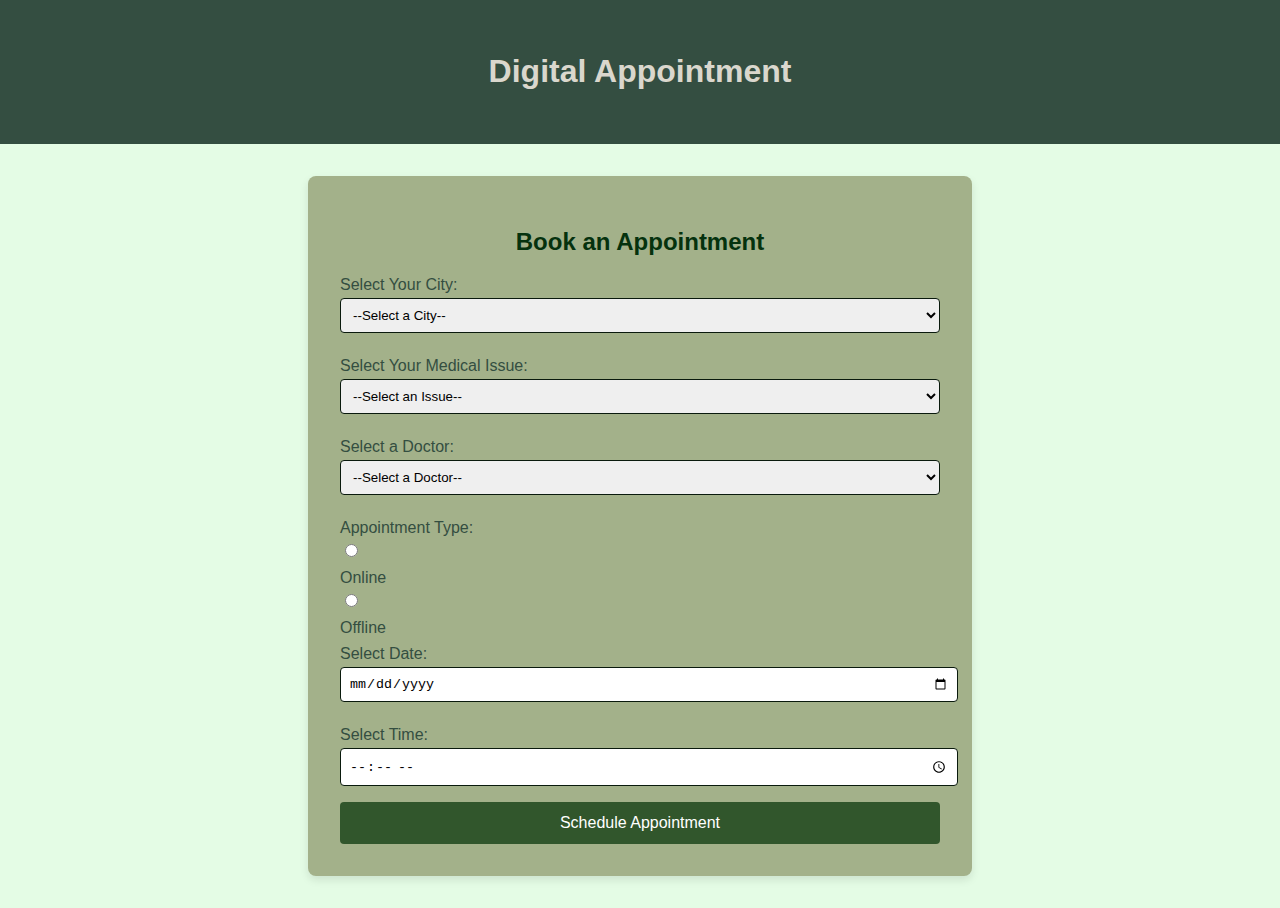
<file: appointment.html>
<!DOCTYPE html>
<html lang="en">
<head>
    <meta charset="UTF-8">
    <meta name="viewport" content="width=device-width, initial-scale=1.0">
    <title>Appointment Form</title>
</head>
<body>
    <!DOCTYPE html>
<html lang="en">
<head>
    <meta charset="UTF-8">
    <meta name="viewport" content="width=device-width, initial-scale=1.0">
    <title>Doctor Appointment Booking - DocLink</title>
    <link rel="stylesheet" href="appoint.css">
</head>
<body>

<!-- Header -->
<header>
    <h1>Digital Appointment
    </h1>
</header>

<!-- Appointment Form Section -->
<section class="appointment-section">
    <h2>Book an Appointment</h2>
    <form id="appointmentForm">
        <!-- Select City -->
        <label for="city">Select Your City:</label>
        <select id="city" required>
            <option value="">--Select a City--</option>
            <option value="delhi">Delhi</option>
            <option value="chennai">Chennai</option>
            <option value="mumbai">Mumbai</option>
            <option value="gujrat">Gujrat</option>
            <option value="New York">New York</option>
            <option value="Los Angeles">Los Angeles</option>
            <option value="Chicago">Chicago</option>
            <option value="Houston">Houston</option>
            <option value="Phoenix">Phoenix</option>
        </select>

        <!-- Select Medical Issue -->
        <label for="issue">Select Your Medical Issue:</label>
        <select id="issue" required>
            <option value="">--Select an Issue--</option>
            <option value="cardiology">Cardiology</option>
            <option value="dermatology">Dermatology</option>
            <option value="orthopedics">Orthopedics</option>
            <option value="pediatrics">Pediatrics</option>
            <option value="neurology">Neurology</option>
            <option value="dentistry">Dentistry</option>
            <option value="ophthalmology">Ophthalmology</option>
            <option value="psychiatry">Psychiatry</option>
        </select>

        <!-- Select Doctor -->
        <label for="doctor">Select a Doctor:</label>
        <select id="doctor" required>
            <option value="">--Select a Doctor--</option>
            <!-- Options populated by JavaScript based on city and issue -->
        </select>

        <!-- Appointment Type -->
        <label for="appointmentType">Appointment Type:</label>
        <div>
            <input type="radio" id="online" name="appointmentType" value="Online" required>
            <label for="online">Online</label>
            <input type="radio" id="offline" name="appointmentType" value="Offline">
            <label for="offline">Offline</label>
        </div>

        <!-- Date and Time -->
        <label for="appointmentDate">Select Date:</label>
        <input type="date" id="appointmentDate" required>

        <label for="appointmentTime">Select Time:</label>
        <input type="time" id="appointmentTime" required>

        <!-- Submit Button -->
        <button type="submit">Schedule Appointment</button>
    </form>
</section>

<!-- Confirmation Section -->
<section id="confirmationSection" class="confirmation-section">
    <h2>Appointment Confirmation</h2>
    <p id="confirmationMessage"></p>
    <button onclick="something()">Get Prescription</button>
</section>

<script src="i.js"></script>
</body>
</html>

</body>
</html>
</file>
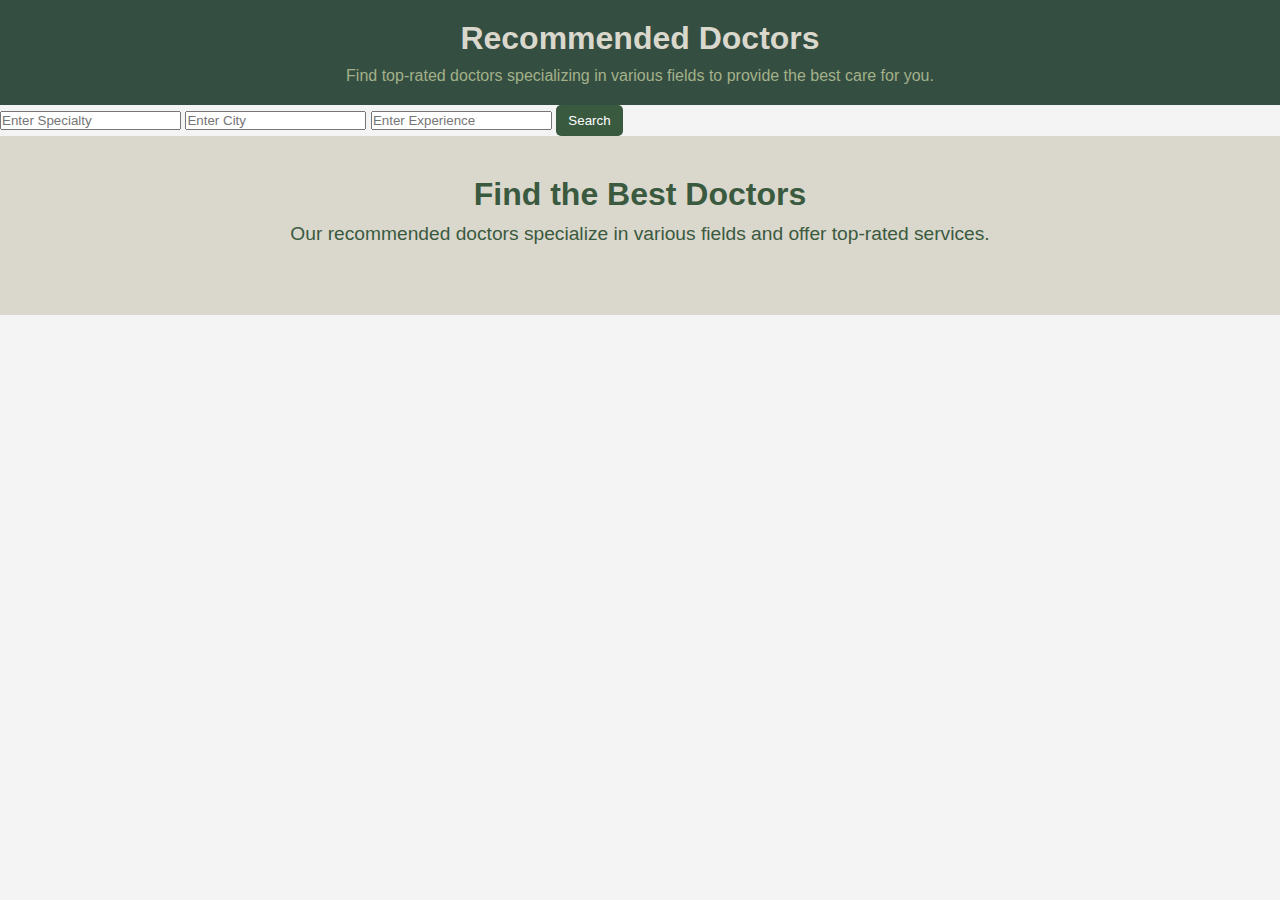
<file: doctor.html>
<html lang="en"></html>
<head>
    <meta charset="UTF-8">
    <meta name="viewport" content="width=device-width, initial-scale=1.0">
    <title>Doctor</title>
    <link rel="stylesheet" href="styles.css">
</head>
<body id="doctor-page">
    <header>
        <h1>Recommended Doctors</h1>
        <p>Find top-rated doctors specializing in various fields to provide the best care for you.</p>
    </header>

    <!-- Search Bar -->
    <section class="search-section">
        <input type="text" id="search-specialty" placeholder="Enter Specialty">
        <input type="text" id="search-city" placeholder="Enter City">
        <input type="text" id="search-experience" placeholder="Enter Experience">
        <button id="search-button" onclick="">Search</button>
    </section>

    <!-- Doctor Recommendations Section -->
    <section class="doctor-section">
        <h2>Find the Best Doctors</h2>
        <p>Our recommended doctors specialize in various fields and offer top-rated services.</p>
        <div class="doctor-list">
            <!-- Dynamic doctor cards will be rendered here -->
        </div>
    </section>

    <script src="i.js"></script>
</body>
</html>
</file>
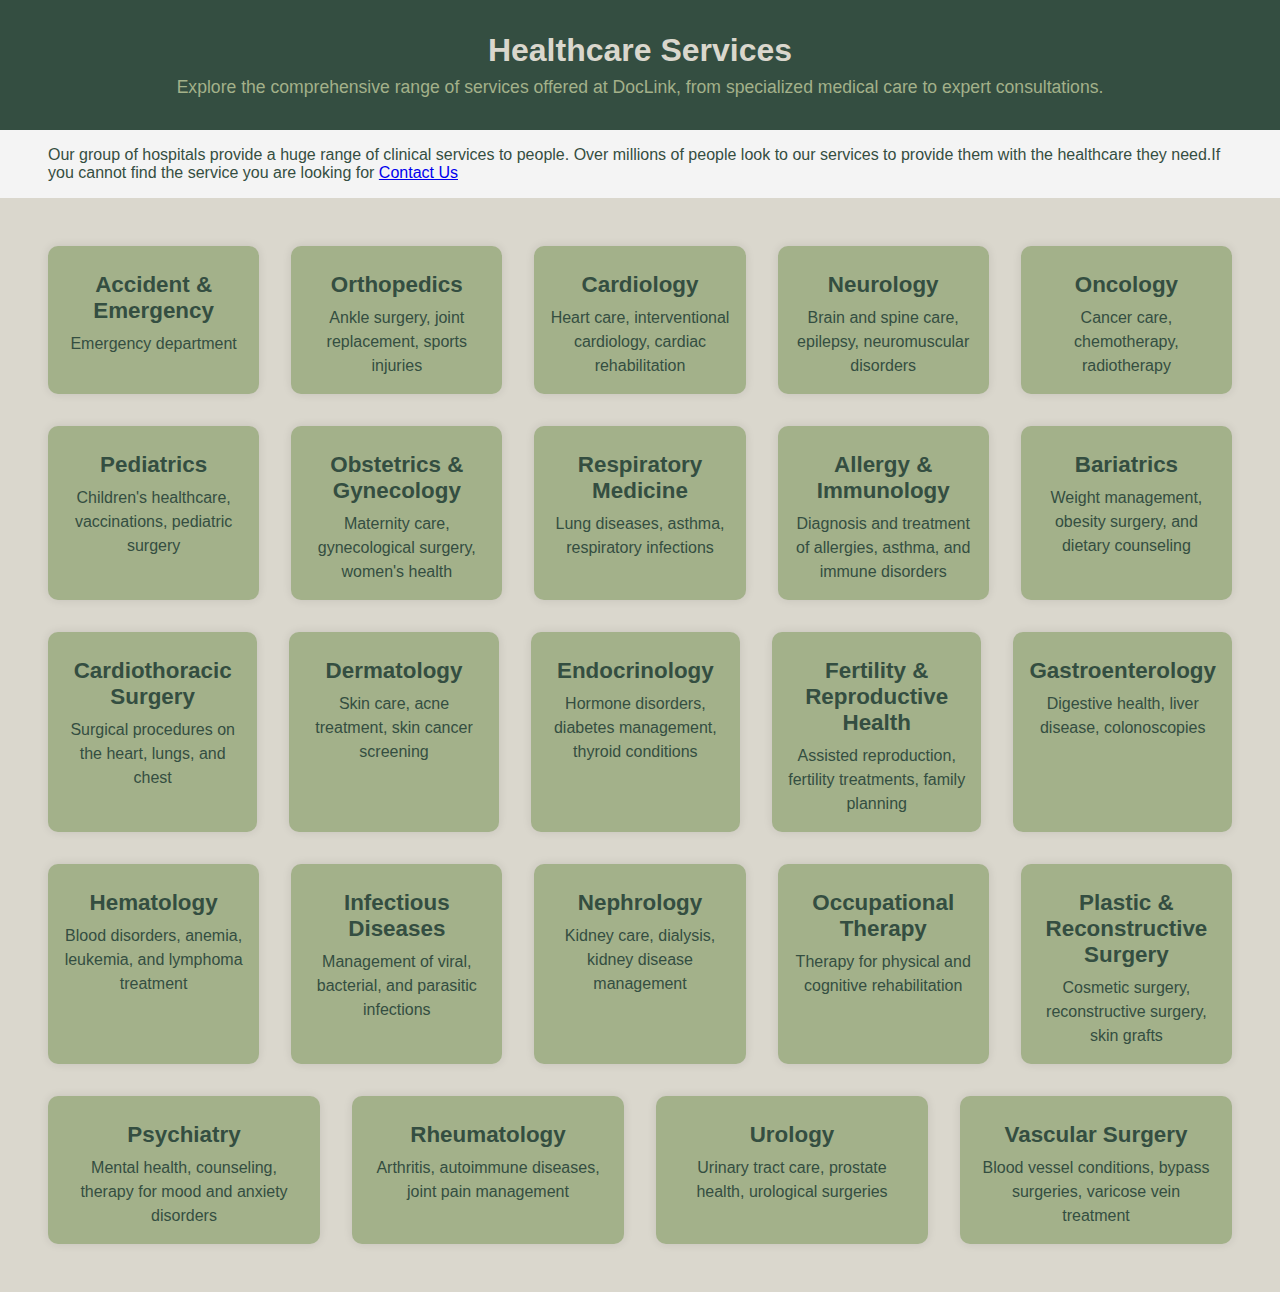
<file: healthcare.html>
<!DOCTYPE html>
<html lang="en">

<head>
    <meta charset="UTF-8">
    <meta name="viewport" content="width=device-width, initial-scale=1.0">
    <title>Our Services - DocLink</title>
    <link rel="stylesheet" href="styles.css">
</head>

<body>
    <!-- Header Section -->
    <header class="service-header">
        <h1>Healthcare Services</h1>
        <p>Explore the comprehensive range of services offered at DocLink, from specialized medical care to expert
            consultations.</p>
    </header>

    <!-- A-Z Service Navigation -->
    <div class="alphabet-nav">
        <p>Our group of hospitals provide a huge range of clinical services to people. Over millions of people look to
            our services to provide them with the healthcare they need.If you cannot find the service you are looking
            for <a href="i.html"> Contact Us</a>

        </p>
    </div>

    <!-- Services List -->
    <section class="services-section">
        <div class="service-item" id="cardiology">
            <h3>Accident & Emergency</h3>
            <p>Emergency department</p>
        </div>
        <div class="service-item" id="orthopedics">
            <h3>Orthopedics</h3>
            <p>Ankle surgery, joint replacement, sports injuries</p>
        </div>
        <div class="service-item" id="cardiology">
            <h3>Cardiology</h3>
            <p>Heart care, interventional cardiology, cardiac rehabilitation</p>
        </div>
        <div class="service-item" id="neurology">
            <h3>Neurology</h3>
            <p>Brain and spine care, epilepsy, neuromuscular disorders</p>
        </div>
        <div class="service-item" id="oncology">
            <h3>Oncology</h3>
            <p>Cancer care, chemotherapy, radiotherapy</p>
        </div>
        <div class="service-item" id="pediatrics">
            <h3>Pediatrics</h3>
            <p>Children's healthcare, vaccinations, pediatric surgery</p>
        </div>
        <div class="service-item" id="obstetrics">
            <h3>Obstetrics & Gynecology</h3>
            <p>Maternity care, gynecological surgery, women's health</p>
        </div>
        <div class="service-item" id="respiratory">
            <h3>Respiratory Medicine</h3>
            <p>Lung diseases, asthma, respiratory infections</p>
        </div>
        <div class="service-item" id="allergy">
            <h3>Allergy & Immunology</h3>
            <p>Diagnosis and treatment of allergies, asthma, and immune disorders</p>
        </div>
        <div class="service-item" id="bariatrics">
            <h3>Bariatrics</h3>
            <p>Weight management, obesity surgery, and dietary counseling</p>
        </div>
        <div class="service-item" id="cardiothoracic-surgery">
            <h3>Cardiothoracic Surgery</h3>
            <p>Surgical procedures on the heart, lungs, and chest</p>
        </div>
        <div class="service-item" id="dermatology">
            <h3>Dermatology</h3>
            <p>Skin care, acne treatment, skin cancer screening</p>
        </div>
        <div class="service-item" id="endocrinology">
            <h3>Endocrinology</h3>
            <p>Hormone disorders, diabetes management, thyroid conditions</p>
        </div>
        <div class="service-item" id="fertility">
            <h3>Fertility & Reproductive Health</h3>
            <p>Assisted reproduction, fertility treatments, family planning</p>
        </div>
        <div class="service-item" id="gastroenterology">
            <h3>Gastroenterology</h3>
            <p>Digestive health, liver disease, colonoscopies</p>
        </div>
        <div class="service-item" id="hematology">
            <h3>Hematology</h3>
            <p>Blood disorders, anemia, leukemia, and lymphoma treatment</p>
        </div>
        <div class="service-item" id="infectious-diseases">
            <h3>Infectious Diseases</h3>
            <p>Management of viral, bacterial, and parasitic infections</p>
        </div>
        <div class="service-item" id="kidney-disease">
            <h3>Nephrology</h3>
            <p>Kidney care, dialysis, kidney disease management</p>
        </div>
        <div class="service-item" id="occupational-therapy">
            <h3>Occupational Therapy</h3>
            <p>Therapy for physical and cognitive rehabilitation</p>
        </div>
        <div class="service-item" id="plastic-surgery">
            <h3>Plastic & Reconstructive Surgery</h3>
            <p>Cosmetic surgery, reconstructive surgery, skin grafts</p>
        </div>
        <div class="service-item" id="psychiatry">
            <h3>Psychiatry</h3>
            <p>Mental health, counseling, therapy for mood and anxiety disorders</p>
        </div>
        <div class="service-item" id="rheumatology">
            <h3>Rheumatology</h3>
            <p>Arthritis, autoimmune diseases, joint pain management</p>
        </div>
        <div class="service-item" id="urology">
            <h3>Urology</h3>
            <p>Urinary tract care, prostate health, urological surgeries</p>
        </div>
        <div class="service-item" id="vascular-surgery">
            <h3>Vascular Surgery</h3>
            <p>Blood vessel conditions, bypass surgeries, varicose vein treatment</p>
        </div>

    </section>

    <script src="i.js"></script>
</body>

</html>
</file>
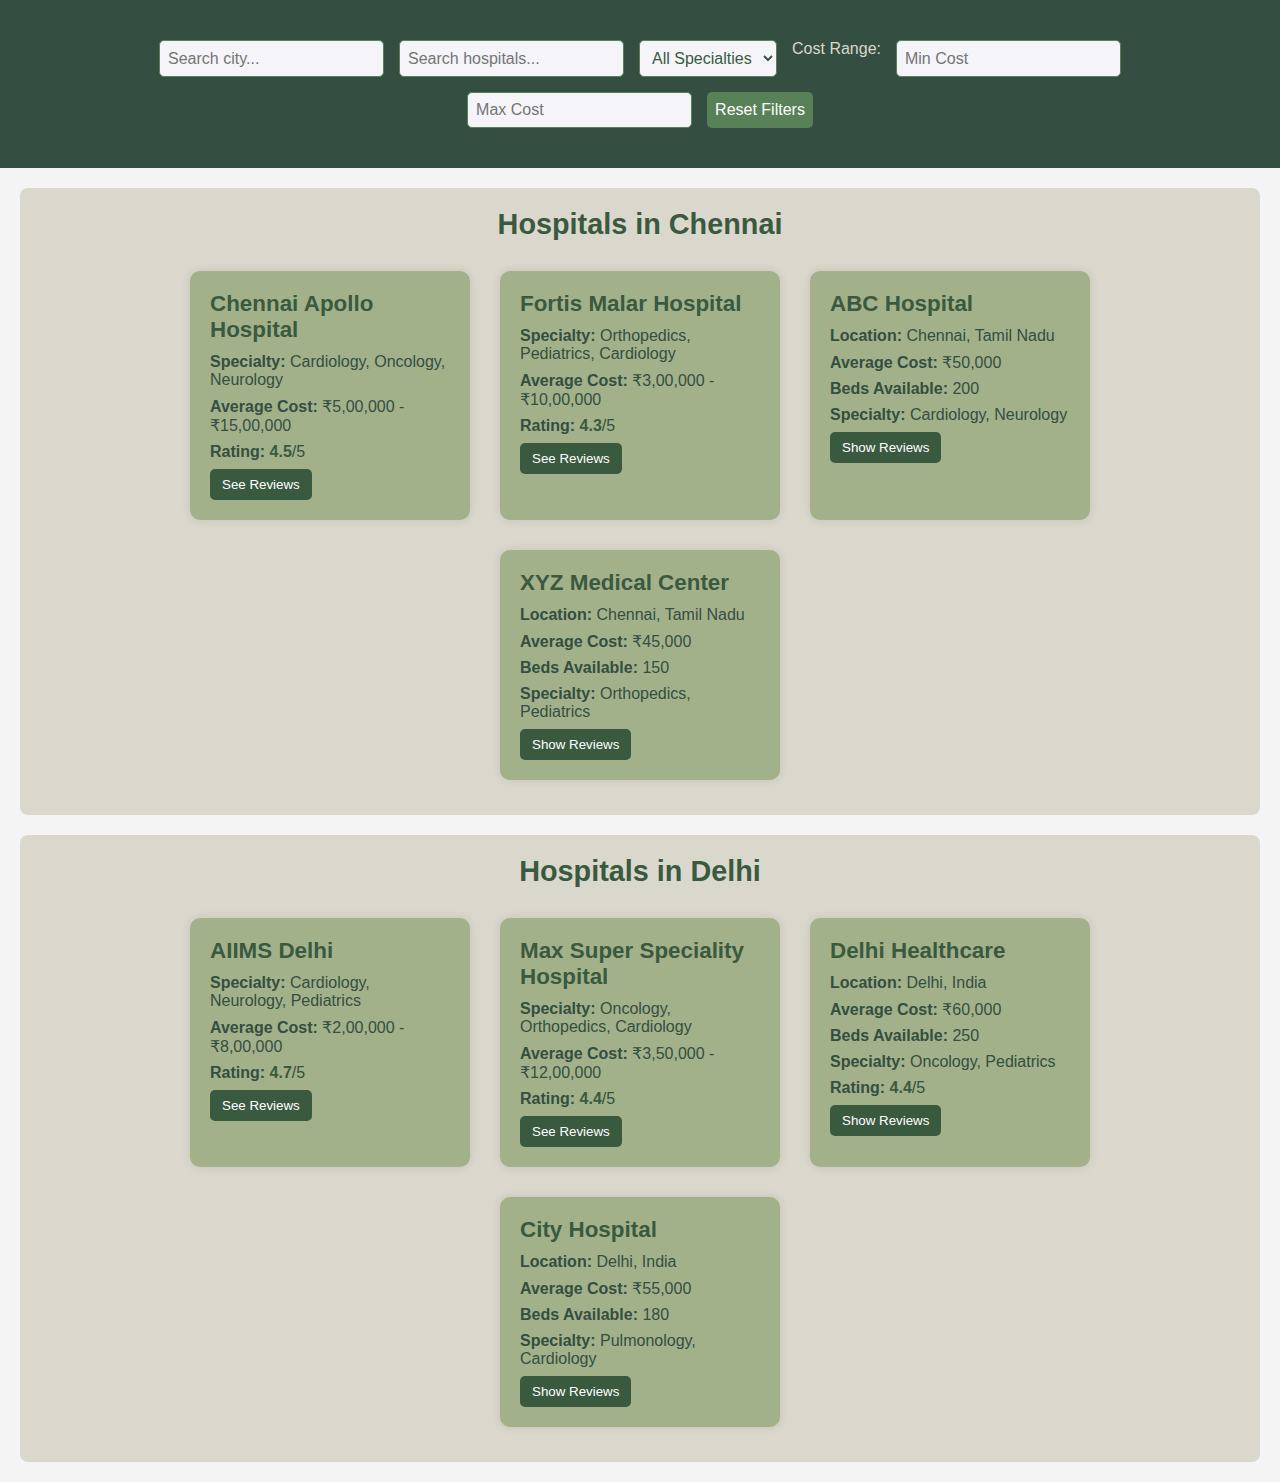
<file: hospital.html>
<!DOCTYPE html>
<html lang="en">
<head>
    <meta charset="UTF-8">
    <meta name="viewport" content="width=device-width, initial-scale=1.0">
    <title>Hospitals</title>
    <link rel="stylesheet" href="styles.css">
</head>
<body>

<!-- Header -->
<header>
    <section class="filter-section">
        <input type="text" id="searchInput" placeholder="Search city..." oninput="searchHospitals()">
        <input type="text" id="searchInput" placeholder="Search hospitals..." oninput="searchHospitals()">
    
        <select onchange="filterBySpecialty(this.value)">
            <option value="All">All Specialties</option>
            <option value="Cardiology">Cardiology</option>
            <option value="Oncology">Oncology</option>
            <option value="Neurology">Neurology</option>
            <option value="Orthopedics">Orthopedics</option>
            <option value="Pediatrics">Pediatrics</option>
        </select>
        <label for="minCost">Cost Range:</label>
        <input type="number" id="minCost" placeholder="Min Cost" onchange="filterByCost(parseInt(this.value), parseInt(document.getElementById('maxCost').value))">
        <input type="number" id="maxCost" placeholder="Max Cost" onchange="filterByCost(parseInt(document.getElementById('minCost').value), parseInt(this.value))">
        <button onclick="resetFilters()">Reset Filters</button>
    </section>
</header>

<!-- Chennai Hospitals Section -->
<section class="city-section" id="chennai">
    <h2>Hospitals in Chennai</h2>
    <div class="hospital-list">
        <div class="hospital-card" id="chennai-hospital1">
            <h3>Chennai Apollo Hospital</h3>
            <p><strong>Specialty:</strong> Cardiology, Oncology, Neurology</p>
            <p><strong>Average Cost:</strong> ₹5,00,000 - ₹15,00,000</p>
            <p><strong>Rating:</strong> <span class="rating">4.5</span>/5</p>
            <button onclick="toggleReviews('chennai-hospital1-reviews')">See Reviews</button>
            <div class="reviews" id="chennai-hospital1-reviews">
                <p>"Excellent facilities and world-class doctors!"</p>
                <p>"Very clean and well-organized."</p>
            </div>
        </div>
        <div class="hospital-card" id="chennai-hospital2">
            <h3>Fortis Malar Hospital</h3>
            <p><strong>Specialty:</strong> Orthopedics, Pediatrics, Cardiology</p>
            <p><strong>Average Cost:</strong> ₹3,00,000 - ₹10,00,000</p>
            <p><strong>Rating:</strong> <span class="rating">4.3</span>/5</p>
            <button onclick="toggleReviews('chennai-hospital2-reviews')">See Reviews</button>
            <div class="reviews" id="chennai-hospital2-reviews">
                <p>"Great doctors and staff support!"</p>
                <p>"Quick response during emergencies."</p>
            </div>
        </div>
        <div class="hospital-card" id="chennai-hospital3">
            <h3>ABC Hospital</h3>
            <p><strong>Location:</strong> Chennai, Tamil Nadu</p>
            <p><strong>Average Cost:</strong> ₹50,000</p>
            <p><strong>Beds Available:</strong> 200</p>
            <p><strong>Specialty:</strong> Cardiology, Neurology</p>
            <button class="review-toggle" onclick="toggleReviews('chennai-abc')">Show Reviews</button>
            <div id="chennai-hospital3" class="reviews">
                <p>Review 1: Great hospital with experienced staff.</p>
                <p>Review 2: Excellent facilities and patient care.</p>
            </div>
        </div>
        <div class="hospital-card">
            <h3>XYZ Medical Center</h3>
            <p><strong>Location:</strong> Chennai, Tamil Nadu</p>
            <p><strong>Average Cost:</strong> ₹45,000</p>
            <p><strong>Beds Available:</strong> 150</p>
            <p><strong>Specialty:</strong> Orthopedics, Pediatrics</p>
            <button class="review-toggle" onclick="toggleReviews('chennai-xyz')">Show Reviews</button>
            <div id="chennai-xyz" class="reviews">
                <p>Review 1: Clean environment and friendly staff.</p>
                <p>Review 2: Good experience overall.</p>
            </div>
        </div>
    </div>
</section>

<!-- Delhi Hospitals Section -->
<section class="city-section" id="delhi">
    <h2>Hospitals in Delhi</h2>
    <div class="hospital-list">
        <div class="hospital-card" id="delhi-hospital1">
            <h3>AIIMS Delhi</h3>
            <p><strong>Specialty:</strong> Cardiology, Neurology, Pediatrics</p>
            <p><strong>Average Cost:</strong> ₹2,00,000 - ₹8,00,000</p>
            <p><strong>Rating:</strong> <span class="rating">4.7</span>/5</p>
            <button onclick="toggleReviews('delhi-hospital1-reviews')">See Reviews</button>
            <div class="reviews" id="delhi-hospital1-reviews">
                <p>"High-quality treatment and renowned specialists."</p>
                <p>"Affordable and efficient healthcare."</p>
            </div>
        </div>
        <div class="hospital-card" id="delhi-hospital2">
            <h3>Max Super Speciality Hospital</h3>
            <p><strong>Specialty:</strong> Oncology, Orthopedics, Cardiology</p>
            <p><strong>Average Cost:</strong> ₹3,50,000 - ₹12,00,000</p>
            <p><strong>Rating:</strong> <span class="rating">4.4</span>/5</p>
            <button onclick="toggleReviews('delhi-hospital2-reviews')">See Reviews</button>
            <div class="reviews" id="delhi-hospital2-reviews">
                <p>"Excellent facilities and quick emergency care."</p>
                <p>"Compassionate staff and well-maintained premises."</p>
            </div>
        </div>
        <div class="hospital-card">
            <h3>Delhi Healthcare</h3>
            <p><strong>Location:</strong> Delhi, India</p>
            <p><strong>Average Cost:</strong> ₹60,000</p>
            <p><strong>Beds Available:</strong> 250</p>
            <p><strong>Specialty:</strong> Oncology, Pediatrics</p>
            <p><strong>Rating:</strong> <span class="rating">4.4</span>/5</p>

            <button class="review-toggle" onclick="toggleReviews('delhi-dhc')">Show Reviews</button>
            <div id="delhi-dhc" class="reviews">
                <p>Review 1: Knowledgeable doctors and excellent services.</p>
                <p>Review 2: Comfortable environment and attentive staff.</p>
            </div>
        </div>
        <div class="hospital-card">
            <h3>City Hospital</h3>
            <p><strong>Location:</strong> Delhi, India</p>
            <p><strong>Average Cost:</strong> ₹55,000</p>
            <p><strong>Beds Available:</strong> 180</p>
            <p><strong>Specialty:</strong> Pulmonology, Cardiology</p>
            <button class="review-toggle" onclick="toggleReviews('delhi-ch')">Show Reviews</button>
            <div id="delhi-ch" class="reviews">
                <p>Review 1: Highly recommended for quick diagnosis.</p>
                <p>Review 2: Supportive staff and modern facilities.</p>
            </div>
        </div>

    </div>
</section>

<!-- JavaScript -->
<script src="i.js"></script>
</body>
</html>
</file>
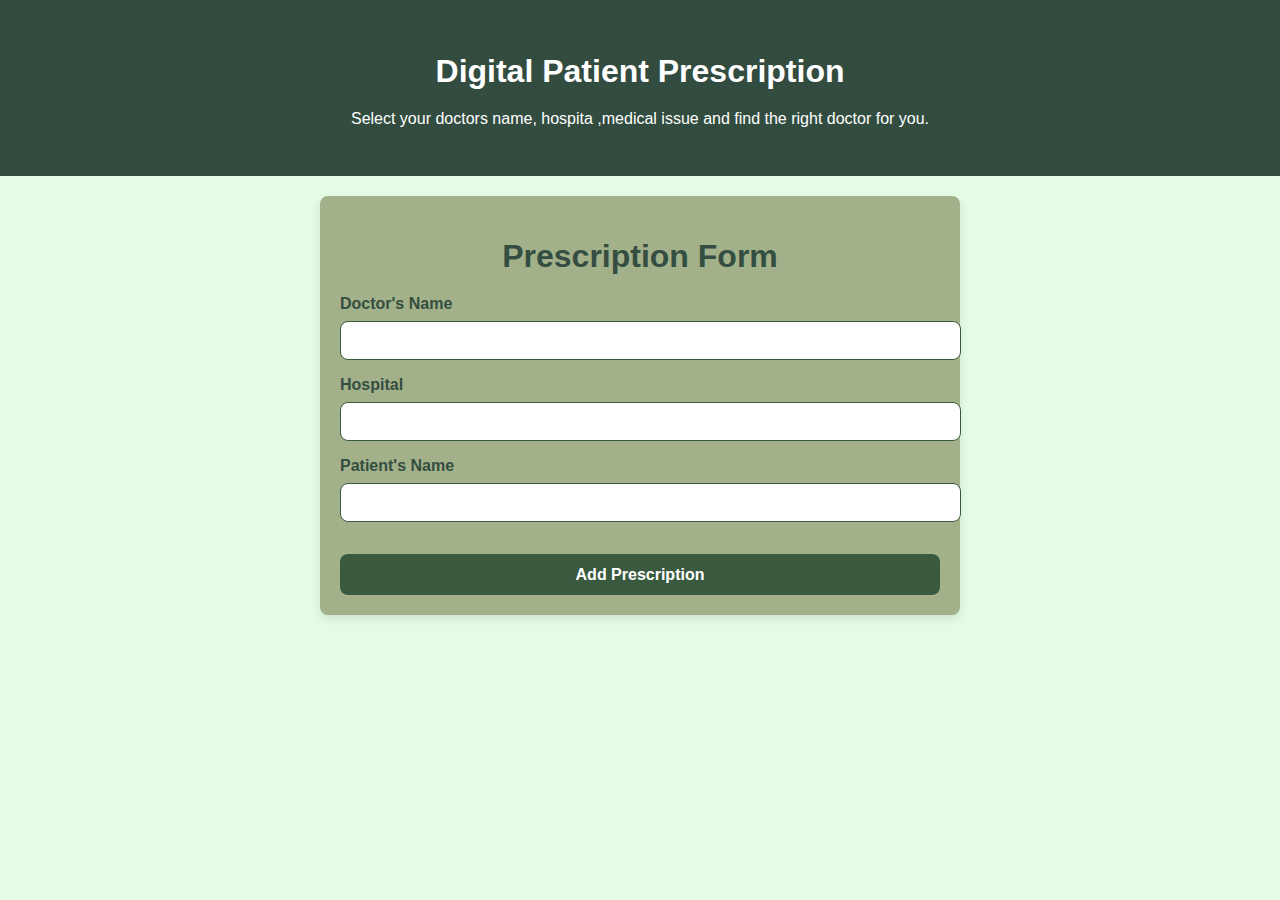
<file: prescription.html>
<!DOCTYPE html>
<html lang="en">
<head>
    <meta charset="UTF-8">
    <meta name="viewport" content="width=device-width, initial-scale=1.0">
    <title>Prescriptions</title>
</head>
<body>
    <!DOCTYPE html>
<html lang="en">
<head>
    <meta charset="UTF-8">
    <meta name="viewport" content="width=device-width, initial-scale=1.0">
    <title>Digital Doctor Prescription</title>
    <link rel="stylesheet" href="prescription.css">
</head>
<body>
    <header>
        <h1>Digital Patient Prescription</h1>
        <p>Select your doctors name, hospita ,medical issue and find the right doctor for you.</p>
    </header>
    
    <div class="container">
        <h1>Prescription Form</h1>

        <form id="prescriptionForm">
            <div class="input-group">
                <label for="doctorName">Doctor's Name</label>
                <input type="text" id="doctorName" required>
            </div>

            <div class="input-group">
                <label for="hospitalName">Hospital</label>
                <input type="text" id="hospitalName" required>
            </div>

            <div class="input-group">
                <label for="patientName">Patient's Name</label>
                <input type="text" id="patientName" required>
            </div>

            <button type="button" onclick="addPrescription()">Add Prescription</button>
        </form>

        <div id="prescriptions"></div>
    </div>

    <script src="i.js"></script>
</body>
</html>

</body>
</html>
</file>
<file: appoint.css>
/* Global Styles */
body {
    font-family: Arial, sans-serif;
    background-color: #79ee8134;
    color: #67ffb3;
    margin: 0;
    padding: 0;
}

/* Header */
header {
    background-color: #344e41;
    color: #dad7cd;
    text-align: center;
    padding: 2rem 0;
}

header h1 {
    font-size: 2rem;
}

header p {
    font-size: 1rem;
    margin-top: 0.5rem;
}

/* Appointment Form Section */
.appointment-section {
    max-width: 600px;
    margin: 2rem auto;
    background-color: #a3b18a;
    padding: 2rem;
    border-radius: 8px;
    box-shadow: 0 4px 8px rgba(0, 0, 0, 0.1);
}

.appointment-section h2 {
    text-align: center;
    color: #05320e;
}

label {
    display: block;
    margin: 0.5rem 0 0.25rem;
    color: #344e41;
}

select, input[type="date"], input[type="time"] {
    width: 100%;
    padding: 0.5rem;
    border-radius: 4px;
    border: 1px solid #0a1a0d;
    margin-bottom: 1rem;
}

button[type="submit"] {
    width: 100%;
    padding: 0.75rem;
    background-color: #184217d1;
    color: #ffffff;
    border: none;
    border-radius: 4px;
    cursor: pointer;
    font-size: 1rem;
    transition: background-color 0.3s;
}

button[type="submit"]:hover {
    background-color: #3a5a40;
}

/* Confirmation Section */
.confirmation-section {
    display: none;
    max-width: 600px;
    margin: 2rem auto;
    text-align: center;
    padding: 2rem;
    border-radius: 8px;
    background-color: #344e41;
    color: #dad7cd;
}
</file>
<file: styles.css>
/* Global Styles */
* {
    margin: 0;
    padding: 0;
    box-sizing: border-box;
    font-family: 'Segoe UI', Tahoma, Geneva, Verdana, sans-serif;
}
header {
    background-color: #9ec2b0;
    color: #dad7cd;
    text-align: center;
    padding: 2rem 0;
}

header h1 {
    font-size: 2rem;
}

header p {
    font-size: 1rem;
    margin-top: 0.5rem;
}


body {
    background-color:rgb(72, 136, 97);
    color: #344e41;
}

/* Header Section */
.header {
    background: url('https://i.ibb.co/54p4Gvf/final.webp') center/cover no-repeat;
    color: #fff;
    padding: 40px 20px;
    text-align: center;
    height: 100vh; /* Ensures the header takes up the full viewport height */
    display: flex;
    flex-direction: column;
    justify-content: space-between;
}

.top-bar {
    display: flex;
    align-items: center;
    justify-content: space-between;
    padding: 10px 20px;
    background-color: rgba(1, 65, 65, 0.9);
}

.logo h1 {
    font-size: 5em;
    color: #d2dacd;
}

.navbar ul {
    display: flex;
    gap: 50px;
    list-style:none;
}

.navbar ul li a {
    color: #dad7cd;
    text-decoration: none;
    font-size: 1.5em;
}

.menu-btn {
    display: none;
    font-size: 1.5em;
    color: #dad7cd;
    cursor: pointer;
}

.notification-bar {
    background-color: #a3b18a;
    color: #344e41;
    padding: 10px;
    font-size: 1em;
}

.welcome-section h2 {
    font-size: 3.5em;
    color:rgba(29, 90, 75, 1.1);
    margin-bottom: 10px;
    margin-top: 50px;
}

.welcome-section p {
    font-size: 1.7em;
    color: rgb(65, 93, 73);
    margin-bottom: 20px;
}

/* Hospital Links Styling */
.hospital-links {
    display: grid;
    grid-template-columns: repeat(4, 1fr);
    gap: 40px;
    justify-items: center;
    padding: 20px;
    max-width: 800px;
    margin: 0 auto; /* Center the grid */
}

.hospital {
    text-align: center;
    width: 100%;
    transition: transform 0.3s ease;
}

.hospital a {
    display: block;
    text-decoration: none;
    padding: 15px;
    color: #f4f4f9;
    background-color: #3a5a40;
    border-radius: 8px;
    font-size: 1.1em;
    transition: background-color 0.3s ease;
}

.hospital a:hover {
    background-color: #3a5a40;
    transform: scale(1.05);
}

.hospital i {
    margin-right: 8px;
    color: #dad7cd;
}

/* Responsive design adjustments */
@media (max-width: 768px) {
    .hospital-links {
        grid-template-columns: repeat(2, 1fr); /* Two columns on smaller screens */
    }
}

@media (max-width: 480px) {
    .hospital-links {
        grid-template-columns: 1fr; /* One column on mobile screens */
    }
}


/* Main Search Bar */
.main-search {
    display: flex;
    justify-content: center;
    margin-bottom: 250px;
    margin-top: 20px;
    
}

.main-search button {
    padding: 10px;
    background: #3a5a40;
    border:#000000;
    color: #fff;
    border-radius: 20px 20px 20px 20px;
    cursor: pointer;
    width: 50%;
    transition: transform 0.3s ease;
    width:700px;
    border-radius: 8px;
    font-size:x-large;

}
.main-search a{
    color:#ffff;
}
    .main-search button:hover {
        background-color: #3a5a40;
        transform: scale(1.05);
}
/* Basic reset */
* {
    margin: 0;
    padding: 0;
    box-sizing: border-box;
}

/* Body styling */
body {
    font-family: Arial, sans-serif;
    background-color: #f4f4f9;
    color: #333;
}

header {
    text-align: center;
    padding: 20px;
    background-color: #344e41;
    color: #dad7cd;
}

header h1 {
    font-size: 2rem;
    margin-bottom: 10px;
}

header p {
    font-size: 1rem;
    color: #a3b18a;
}

/* Doctors Section */
.header {
    background-color: #344e41;
    color: #dad7cd;
    padding: 20px;
    text-align: center;
}

.header h1 {
    font-size: 2rem;
}

.doctor-section {
    padding: 40px 20px;
    text-align: center;
    background-color: #dad7cd;
    color: #3a5a40;
}

.doctor-section h2 {
    font-size: 2rem;
    margin-bottom: 10px;
}

.doctor-section p {
    font-size: 1.2rem;
    margin-bottom: 30px;
}

.doctor-list {
    display: flex;
    flex-wrap: wrap;
    justify-content: center;
    gap: 20px;
}

.doctor-card {
    background-color: #a3b18a;
    border-radius: 10px;
    width: 280px;
    padding: 20px;
    box-shadow: 0px 0px 10px rgba(0, 0, 0, 0.1);
    transition: transform 0.3s;
}

.doctor-card:hover {
    transform: scale(1.05);
}

.doctor-info h3 {
    color: #3a5a40;
    font-size: 1.4rem;
    margin-bottom: 10px;
}

.doctor-info p {
    font-size: 1rem;
    color: #344e41;
    margin: 8px 0;
}

button {
    background-color: #3a5a40;
    color: #fff;
    padding: 8px 12px;
    border: none;
    border-radius: 5px;
    cursor: pointer;
}

button:hover {
    background-color: #588157;
}

.rating {
    font-weight: bold;
    color: #344e41;
}

.doctor-photo {
    width: 100%;
    border-radius: 50%;
    margin-bottom: 10px;
}

.doctor-details {
    margin-top: 10px;
    display: none; /* Initially hidden */
    font-size: 0.9rem;
    color: #3a5a40;
}

/* Responsive Design */
@media (max-width: 768px) {
    .doctor-list {
        flex-direction: column;
        align-items: center;
    }

    .doctor-card {
        width: 90%;
    }
}

/* Login Modal Styles */
.login-modal {
    display: none;
    position: fixed;
    top: 0;
    left: 0;
    width: 100%;
    height: 100%;
    background-color: rgba(0, 0, 0, 0.5);
    justify-content: center;
    align-items: center;
}

.login-content {
    background-color: #fff;
    padding: 30px;
    border-radius: 10px;
    width: 90%;
    max-width: 400px;
    box-shadow: 0 4px 10px rgba(0, 0, 0, 0.3);
    position: relative;
    text-align: center;
}

.close-btn {
    font-size: 1.5em;
    font-weight: bold;
    color: #333;
    position: absolute;
    top: 15px;
    right: 15px;
    cursor: pointer;
}

.login-content h2 {
    color: #344e41;
    margin-bottom: 15px;
}

.login-form {
    display: flex;
    flex-direction: column;
    gap: 15px;
}

.login-form label {
    color: #344e41;
    font-weight: bold;
    text-align: left;
}

.login-form input {
    padding: 10px;
    border: 1px solid #3a5a40;
    border-radius: 5px;
}

.login-form button {
    padding: 12px;
    background: #588157;
    color: white;
    border: none;
    border-radius: 5px;
    cursor: pointer;
    transition: background 0.3s;
}

.login-form button:hover {
    background: #3a5a40;
}

/* Responsive Design */
@media (max-width: 768px) {
    header nav ul {
        flex-direction: column;
        align-items: center;
    }

    header nav ul li {
        margin: 10px 0;
    }
}

/* Services Section */
#services {
    padding: 60px 20px;
    background-color: rgba(160, 192, 160, 0.267);
    color: rgb(0, 0, 0);
    text-align: center;
    height:100vh; /* Ensures the services section is well-proportioned on desktop */
}

#services h2 {
    font-size: 2.5em;
    margin-bottom: 10px;
    color: rgba(35, 78, 65, 0.9);
}

.services-intro {
    font-size: 1.2em;
    margin-bottom: 30px;
}


.services-container {
    display: flex;
    flex-wrap: wrap;
    justify-content: center;
    gap: 20px;
    max-width: 1200px;
    margin: 0 auto;
    padding: 0 20px;
}

/* Assign order to ensure Health News and Expert Consultations are last */
.service-item {
    background-color: rgb(127, 171, 127);
    border-radius: 10px;
    padding: 20px;
    text-align: center;
    color: #344e41;
    transition: transform 0.3s ease, box-shadow 0.3s ease;
    cursor: pointer;
    box-shadow: 0px 4px 8px rgba(0, 0, 0, 0.1);
    flex: 1 1 200px;
}
.service-item a{
    color:#344e41;
}

/* Order the Health News and Expert Consultations items to appear last */
.service-item.health-news {
    order: 3; /* Adjust this order to place it below the initial items */
}

.service-item.expert-consultations {
    order: 4; /* Adjust this order to place it below the initial items */
}

/* Other styles for hover and icons */
.service-item:hover {
    transform: translateY(-5px);
    box-shadow: 0px 6px 12px rgba(0, 0, 0, 0.2);
}

.service-icon {
    font-size: 2.5em;
    color: #344e41;
    margin-bottom: 10px;
}

.service-item h3 {
    font-size: 1.2em;
    margin-top: 10px;
    color: #344e41;
}

.service-item p {
    font-size: 0.9em;
}


/* Responsive Design */
@media (max-width: 768px) {
    .navbar ul {
        display: none;
    }

    .menu-btn {
        display: block;
    }

    .hospital-links {
        flex-direction: column;
        align-items: center;
    }

    .hospital {
        width: 100%;
    }

    .main-search input {
        width: 80%;
    }

    #services h2 {
        font-size: 2em;
    }

    .services-container {
        flex-direction: column;
        gap: 15px;
    }
}

/* Show navbar when active on mobile */
.navbar ul.active {
    display: flex;
    flex-direction: column;
    gap: 10px;
    position: absolute;
    top: 60px;
    right: 10px;
    background: rgba(52, 78, 65, 0.9);
    padding: 10px;
    border-radius: 8px;
}
/* Latest News Section */
/* Latest News Section */
.news-section {
    padding: 120px 20px;
    background-color: #bac8ac; /* Darker background */
    color: #dad7cd;
    text-align: center;
    position: relative;
    height:80vh;
    width: 180vh;
    margin-left:-10px;
   
}

.news-section h2 {
    font-size: 2.5em;
    color: #f8c51b;
    margin-bottom: 20px;
}

.carousel-container {
    display: flex;
    align-items: center;
    position: relative;
    max-width: 1000px;
    margin: 0 auto;
}

.carousel-track {
    display: flex;
    overflow: hidden;
    scroll-behavior: smooth;
    width: 100%;
}

.news-item {
    background-color:rgba(162, 179, 162, 0.944); /* Slightly darker for contrast */
    border-radius: 10px;
    box-shadow: 0 4px 8px rgba(0, 0, 0, 0.1);
    margin: 0 10px;
    padding: 20px;
    min-width: 250px;
    max-width: 250px;
    flex-shrink: 0;
    transition: transform 0.3s ease, box-shadow 0.3s ease;
}

.news-item:hover {
    transform: translateY(-5px);
    box-shadow: 0px 6px 12px rgba(255, 255, 255, 0.2);
}

.news-item img {
    width: 100%;
    height: auto;
    border-radius: 10px;
    margin-bottom: 10px;
}

.news-item h3 {
    font-size: 1.2em;
    color: #000000;
    margin-bottom: 8px;
}

.news-item p {
    font-size: 0.9em;
    color: #000000;
}

/* Carousel Buttons */
.carousel-btn {
    background-color: #344e41; /* Darker green */
    color: #941515;
    border: none;
    padding: 10px;
    border-radius: 50%;
    cursor: pointer;
    font-size: 1.5em;
    position: absolute;
    top: 50%;
    transform: translateY(-50%);
    display: flex;
    align-items: center;
    justify-content: center;
    z-index: 1;
}

.carousel-btn.prev {
    left: -40px;
}

.carousel-btn.next {
    right: -40px;
}

/* Pagination Indicators */
.carousel-indicators {
    display: flex;
    justify-content: center;
    margin-top: 20px;
}

.indicator {
    height: 10px;
    width: 10px;
    background-color: #5a8a07; /* Lighter green */
    border-radius: 50%;
    display: inline-block;
    margin: 0 5px;
    cursor: pointer;
    transition: background-color 0.3s ease;
}

.indicator.active {
    background-color: #344e41;
}

/* Responsive Design */
@media (max-width: 768px) {
    .carousel-container {
        padding: 0 20px;
    }

    .carousel-btn.prev, .carousel-btn.next {
        display: none; /* Hide buttons on mobile for swipe functionality */
    }
}
/* Patient Review Section */
.review-section {
    padding: 60px 20px;
    background-color:rgba(160, 192, 160, 0.267);
    color: #000000;
    text-align: center;
    height:80vh;
}

.review-section h2 {
    font-size: 2.5em;
    color: #476d07;
    margin-bottom: 40px;
}

.review-container {
    display: flex;
    flex-direction: column;
    align-items: center;
    max-width: 800px;
    margin: 0 auto;
    gap: 20px;
    position: relative;
}

.review-image img {
    border-radius:15px;
    max-width: 100%;
    height:150px;
    box-shadow: 0 4px 8px rgba(0, 0, 0, 0.2);
}

.review-carousel {
    display: flex;
    overflow: hidden;
    width: 100%;
    position: relative;
}

.review-slide {
    display: none;
    width: 100%;
    transition: opacity 0.3s ease;
    text-align: center;
    padding: 20px;
    background-color: #588157;
    border-radius: 40px;
    box-shadow: 0 4px 8px rgba(0, 0, 0, 0.2);
    font-size: 1.5em;
}

.review-slide.active {
    display: flex;
    flex-direction: column;
    align-items: center;
}

.review-content {
    display: flex;
    flex-direction: column;
    align-items: center;
    gap: 10px;
}

.patient-photo {
    width: 100px;
    height: 100px;
    border-radius: 50%;
    border: 3px solid #a3b18a;
    margin-bottom: 10px;
}

.review-text {
    font-style: italic;
    color: #000000;
}

.reviewer-name {
    font-weight: bold;
    color: #000000;
}

/* Carousel Buttons */
.carousel-buttons {
    display: flex;
    gap: 10px;
    margin-top: 20px;
}

.carousel-btn {
    background-color: #a3b18a;
    color: #3a5a40;
    border: none;
    padding: 10px;
    border-radius: 50%;
    cursor: pointer;
    font-size: 1.2em;
    display: flex;
    align-items: center;
    justify-content: center;
    box-shadow: 0 4px 8px rgba(0, 0, 0, 0.2);
    transition: background-color 0.3s ease;
}

.carousel-btn:hover {
    background-color: #344e41;
}

/* Responsive Design */
@media (max-width: 768px) {
    .review-container {
        padding: 20px;
    }

    .review-section h2 {
        font-size: 1.8em;
    }

    .review-slide {
        font-size: 1em;
    }
}
/* Reset */
* {
    margin: 0;
    padding: 0;
    box-sizing: border-box;
}

#contact-footer {
    display: flex;
    flex-direction: column;
    align-items: center;
    padding: 40px 20px;
    background-color: #bac8ac;

}

.contact-section {
    width: 100%;
    max-width: 800px;
    background: #a3b18a;
    padding: 20px;
    border-radius: 8px;
    margin-bottom: 30px;
    box-shadow: 0 4px 10px rgba(0, 0, 0, 0.1);
}

.contact-section h2 {
    color: #344e41;
    text-align: center;
    margin-bottom: 15px;
}

.contact-form {
    display: flex;
    flex-direction: column;
    gap: 15px;
}

.contact-form label {
    color: #344e41;
    font-weight: bold;
}

.contact-form input,
.contact-form textarea {
    padding: 10px;
    border: 1px solid #3a5a40;
    border-radius: 5px;
}

.contact-form button {
    padding: 12px;
    background: #588157;
    color: white;
    border: none;
    border-radius: 5px;
    cursor: pointer;
    transition: background 0.3s;
}

.contact-form button:hover {
    background: #3a5a40;
}

.footer-section {
    width: 100%;
    max-width: 1200px;
    display: flex;
    flex-direction: column;
    align-items: center;
    background: #344e41;
    color: #dad7cd;
    padding: 20px;
    border-radius: 8px;
}

.footer-columns {
    display: flex;
    justify-content: space-between;
    width: 100%;
    max-width: 1000px;
    gap: 20px;
}

.footer-column h3 {
    color: #a3b18a;
    margin-bottom: 10px;
}

.footer-column ul {
    list-style-type: none;
}

.footer-column ul li a {
    color: #dad7cd;
    text-decoration: none;
    font-size: 0.9em;
}

.footer-column ul li a:hover {
    text-decoration: underline;
}

.social-icons {
    display: flex;
    gap: 10px;
}

.social-icons a {
    color: #dad7cd;
    font-size: 1.5em;
}

.footer-bottom {
    margin-top: 20px;
    font-size: 0.85em;
    color: #a3b18a;
}

/* Responsive */
@media (max-width: 768px) {
    .footer-columns {
        flex-direction: column;
        align-items: center;
    }

    .contact-section,
    .footer-section {
        width: 90%;
    }
}
/* Reset basic styles */
* {
    margin: 0;
    padding: 0;
    box-sizing: border-box;
}

/* Body and Header styling */
body {
    font-family: Arial, sans-serif;
    color: #333;
    background-color: #f4f4f9;
}

header {
    text-align: center;
    padding: 20px;
    background-color: #344e41;
    color: #dad7cd;
}

h1 {
    font-size: 2rem;
    margin-bottom: 0.5rem;
}

.city-section {
    padding: 20px;
    background-color: #dad7cd;
    margin: 20px;
    border-radius: 8px;
}

.city-section h2 {
    color: #3a5a40;
    text-align: center;
    font-size: 1.8rem;
    margin-bottom: 15px;
}

.hospital-list {
    display: flex;
    flex-wrap: wrap;
    justify-content: center;
}

.hospital-card {
    background-color: #a3b18a;
    border-radius: 10px;
    padding: 20px;
    margin: 15px;
    width: 280px;
    box-shadow: 0px 0px 10px rgba(0, 0, 0, 0.1);
    transition: transform 0.3s;
}

.hospital-card:hover {
    transform: scale(1.05);
}

.hospital-card h3 {
    font-size: 1.4rem;
    color: #3a5a40;
    margin-bottom: 10px;
}

.hospital-card p {
    margin: 8px 0;
    font-size: 1rem;
    color: #344e41;
}

button {
    background-color: #3a5a40;
    color: #fff;
    padding: 8px 12px;
    border: none;
    border-radius: 5px;
    cursor: pointer;
}

button:hover {
    background-color: #588157;
}

.reviews {
    margin-top: 10px;
    display: none; /* Initially hidden */
}

.rating {
    font-weight: bold;
    color: #3a5a40;
}
.filter-section {
    display: flex;
    flex-wrap: wrap;
    justify-content: center;
    gap: 15px;
    margin: 20px;
}

.filter-section input,
.filter-section select,
.filter-section button {
    padding: 8px;
    border: 1px solid #588157;
    border-radius: 5px;
    font-size: 1rem;
    color: #3a5a40;
    background-color: #f4f4f9;
}

.filter-section button {
    background-color: #588157;
    color: white;
    cursor: pointer;
    border: none;
}

.filter-section button:hover {
    background-color: #344e41;
}


/* Responsive Design */
@media (max-width: 768px) {
    .hospital-list {
        flex-direction: column;
        align-items: center;
    }

    .hospital-card {
        width: 90%;
    }
}
/* Global Styles */
* {
    margin: 0;
    padding: 0;
    box-sizing: border-box;
}

body {
    font-family: Arial, sans-serif;
    color: #344e41;
    background-color: #f4f4f4;
}

/* Header Section */
header.service-header {
    background-color: #344e41;
    color: #dad7cd;
    padding: 2rem;
    text-align: center;
}

header.service-header h1 {
    font-size: 2rem;
    margin-bottom: 0.5rem;
}

header.service-header p {
    font-size: 1.1rem;
}

/* Alphabet Navigation */
.alphabet-nav {
    display: flex;
    justify-content: center;
    flex-wrap: wrap;
    padding: 1rem 3rem;
}

.alphabet-nav span {
    font-weight: bold;
    font-size: 1.5rem; /* Adjusted font size */
    margin: 0.5rem;
    padding: 0.2rem 0.5rem;
    cursor: pointer;
    color: #344e41;
    transition: color 0.3s;
}

.alphabet-nav span:hover {
    color: #588157;
}

/* Services Section */
.services-section {
    display: flex;
    flex-wrap: wrap;
    justify-content: center;
    padding: 2rem;
    background-color: #dad7cd;
}

.service-item {
    background-color: #a3b18a;
    color: #344e41;
    border-radius: 10px;
    padding: 1rem;
    margin: 1rem;
    width: 220px;
    box-shadow: 0px 0px 10px rgba(0, 0, 0, 0.1);
    text-align: center;
    transition: transform 0.3s;
}

.service-item h3 {
    font-size: 1.4rem;
    margin-bottom: 0.5rem;
}

.service-item p {
    font-size: 1rem;
    line-height: 1.5;
}

.service-item:hover {
    transform: scale(1.05);
    background-color: #588157;
    color: #dad7cd;
}



/* Responsive Design */
@media (max-width: 768px) {
    .service-item {
        width: 90%; /* Full width on smaller screens */
        margin: 10px;
    }
}
</file>
<file: prescription.css>
body {
    font-family: Arial, sans-serif;
    background-color: #79ee8134;
    color: #09562f;
    margin: 0;
    padding: 0;
}

/* Header */
header {
    background-color: #334c40;
    color: #ffffff;
    text-align: center;
    padding: 2rem 0;
}

header h1 {
    font-size: 2rem;
    color: white;
}

header p {
    font-size: 1rem;
    margin-top: 0.5rem;
}

.container {
    max-width: 600px;
    margin: 20px auto;
    padding: 20px;
    background-color: #a3b18a;
    border-radius: 8px;
    box-shadow: 0 4px 8px rgba(0, 0, 0, 0.1);
}

h1 {
    color: #344e41;
    text-align: center;
    margin-bottom: 20px;
}
/* Input Group */
.input-group {
    margin-bottom: 1rem;
}

.input-group label {
    display: flex;
    align-items: center;
    font-size: 1rem;
    color: #344e41;
    font-weight: bold;
}

.icon {
    width: 20px;
    height: 20px;
    margin-right: 0.5rem;
}

.input-group input {
    width: 100%;
    padding: 0.6rem;
    margin-top: 0.5rem;
    border: 1px solid #3a5a40;
    border-radius: 8px;
    font-size: 1rem;
}

/* Buttons */
button {
    width: 100%;
    padding: 0.7rem;
    margin-top: 1rem;
    font-size: 1rem;
    font-weight: bold;
    color: #fff;
    background-color: #3a5a40;
    border: none;
    border-radius: 8px;
    cursor: pointer;
    transition: background-color 0.3s;
}

button:hover {
    background-color: #588157;
}

.generate-btn {
    background-color: #3a5a40;
}

.add-btn {
    background-color: #588157;
}

/* Prescription Display */
.prescription-card {
    background-color: #344e41;
    color: #dad7cd;
    margin-top: 1.5rem;
    padding: 1rem;
    border-radius: 10px;
    box-shadow: 0px 4px 12px rgba(0, 0, 0, 0.15);
}

.prescription-card h3 {
    margin-bottom: 0.5rem;
    color: #a3b18a;
}

.prescription-card ul {
    list-style: none;
    margin-top: 1rem;
}

.prescription-card li {
    padding: 0.5rem 0;
    border-bottom: 1px solid #3a5a40;
    color: #dad7cd;
}

.prescription-card li:last-child {
    border-bottom: none;
}

/* Responsive Design */
@media (max-width: 768px) {
    .container {
        padding: 1.5rem;
    }

    h1 {
        font-size: 1.5rem;
    }
}
</file>
